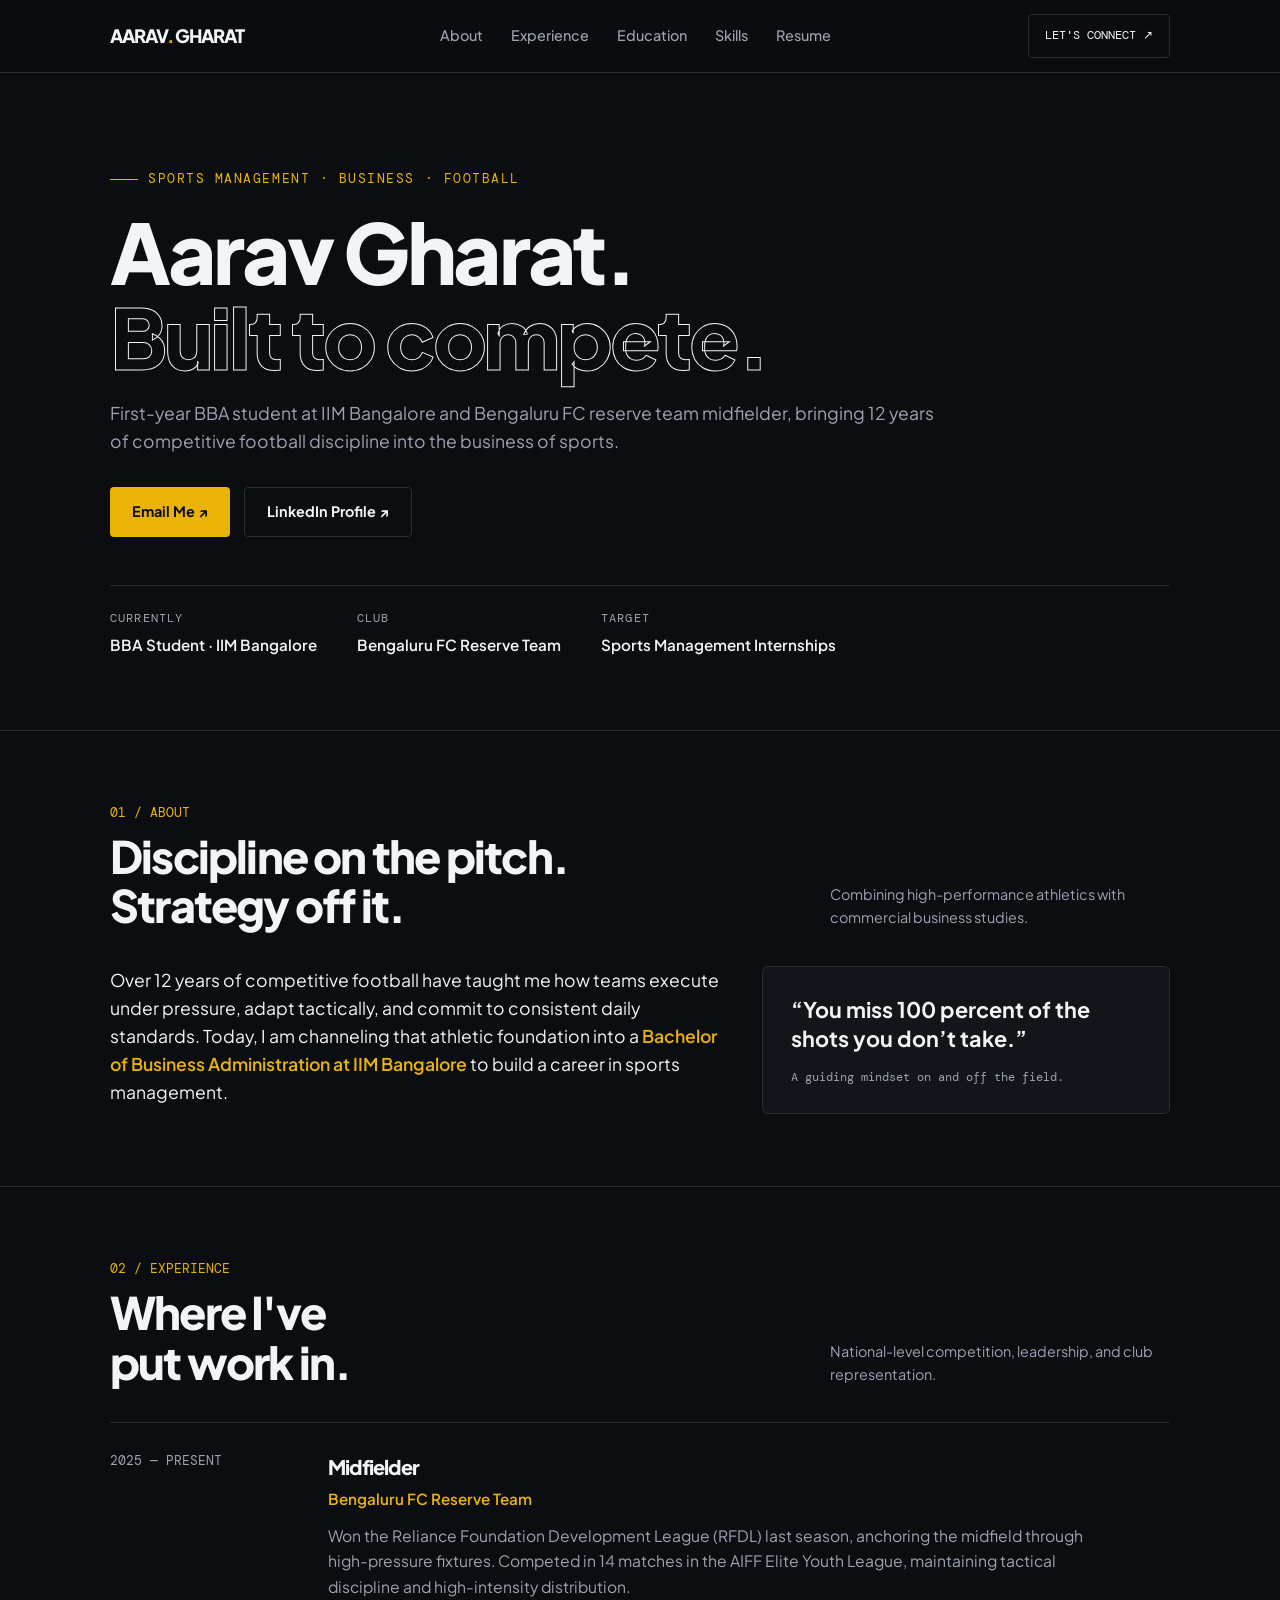
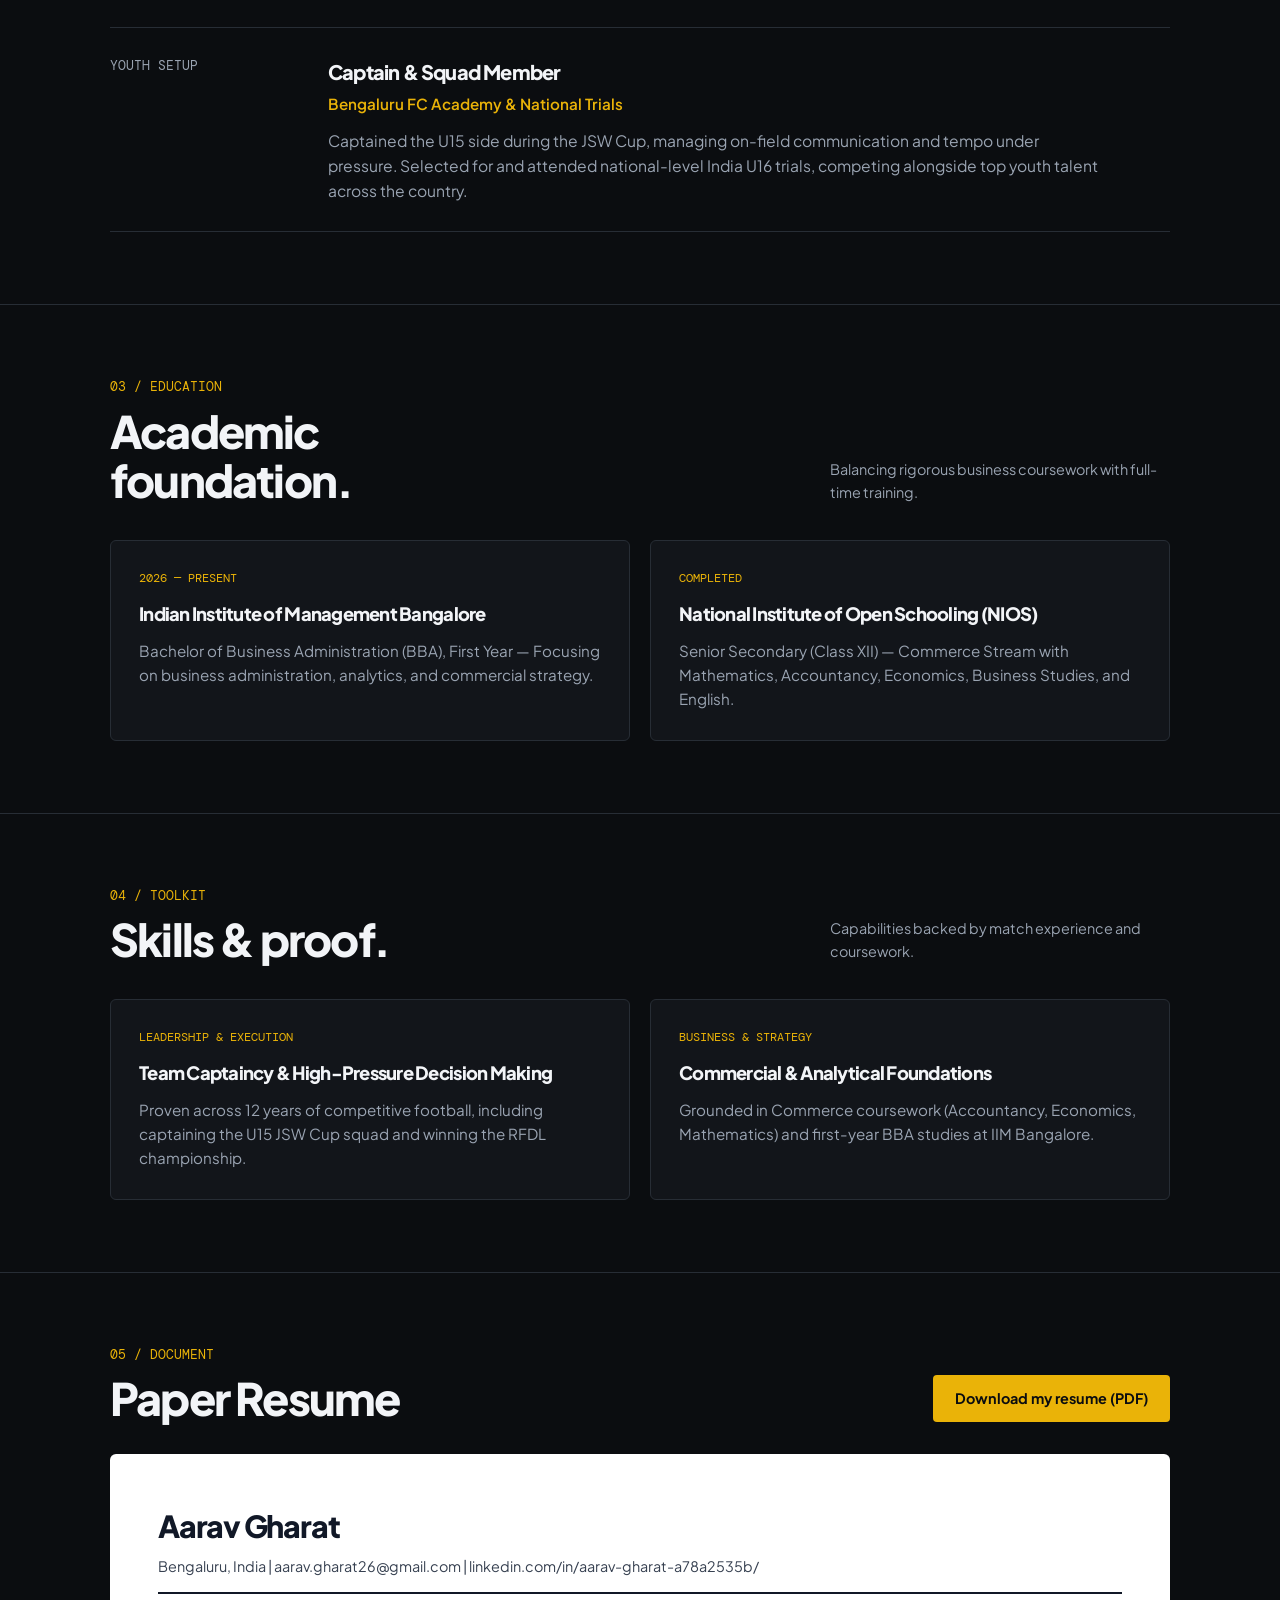
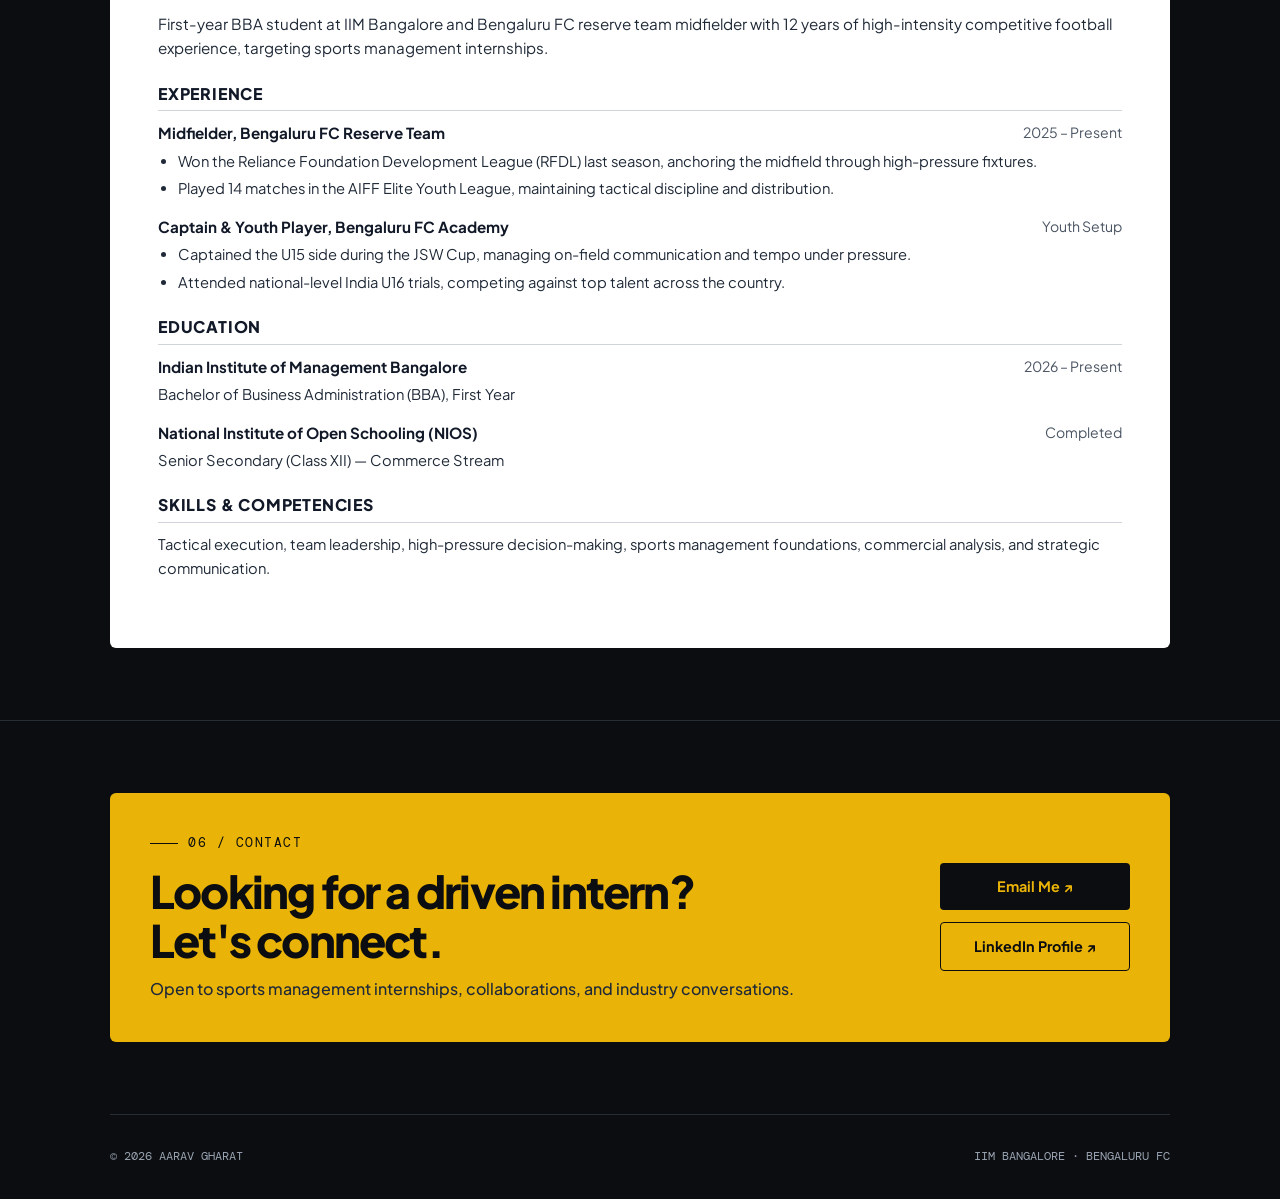
<file: index.html>
<!DOCTYPE html>
<html lang="en">
<head>
    <meta charset="UTF-8">
    <meta name="viewport" content="width=device-width, initial-scale=1.0">
    <meta name="description" content="Aarav Gharat — BBA student at IIM Bangalore and Bengaluru FC reserve team midfielder.">
    <title>Aarav Gharat — Portfolio & Resume</title>
    <link rel="preconnect" href="https://fonts.googleapis.com">
    <link rel="preconnect" href="https://fonts.gstatic.com" crossorigin>
    <link href="https://fonts.googleapis.com/css2?family=DM+Mono:wght@400;500&family=Plus+Jakarta+Sans:wght@400;500;600;700;800&display=swap" rel="stylesheet">
    <link rel="stylesheet" href="style.css">
</head>
<body>

    <!-- Navigation Bar -->
    <nav class="site-nav">
        <div class="wrap nav-inner">
            <a class="brand" href="#hero">AARAV<span>.</span>GHARAT</a>
            <div class="nav-links">
                <a href="#about" class="nav-link">About</a>
                <a href="#experience" class="nav-link">Experience</a>
                <a href="#education" class="nav-link">Education</a>
                <a href="#skills" class="nav-link">Skills</a>
                <a href="#resume" class="nav-link">Resume</a>
            </div>
            <a class="nav-cta" href="mailto:aarav.gharat26@gmail.com?subject=Sports%20Management%20Internship%20Opportunity">LET'S CONNECT ↗</a>
        </div>
    </nav>

    <main>
        <!-- Hero Section -->
        <header id="hero" class="hero wrap">
            <div class="kicker">Sports Management · Business · Football</div>
            <h1>Aarav Gharat.<br><span class="outline">Built to compete.</span></h1>
            <p class="hero-copy">
                First-year BBA student at IIM Bangalore and Bengaluru FC reserve team midfielder, bringing 12 years of competitive football discipline into the business of sports.
            </p>
            <div class="hero-actions">
                <a class="btn btn-primary" href="mailto:aarav.gharat26@gmail.com?subject=Sports%20Management%20Internship%20Opportunity">Email Me ↗</a>
                <a class="btn btn-secondary" href="https://www.linkedin.com/in/aarav-gharat-a78a2535b/" target="_blank" rel="noopener noreferrer">LinkedIn Profile ↗</a>
            </div>
            <div class="hero-meta">
                <div class="meta-item">
                    <small>Currently</small>
                    <strong>BBA Student · IIM Bangalore</strong>
                </div>
                <div class="meta-item">
                    <small>Club</small>
                    <strong>Bengaluru FC Reserve Team</strong>
                </div>
                <div class="meta-item">
                    <small>Target</small>
                    <strong>Sports Management Internships</strong>
                </div>
            </div>
        </header>

        <!-- About Section -->
        <section id="about" class="section">
            <div class="wrap">
                <div class="section-head">
                    <div>
                        <div class="section-num">01 / ABOUT</div>
                        <h2>Discipline on the pitch.<br>Strategy off it.</h2>
                    </div>
                    <p class="section-note">Combining high-performance athletics with commercial business studies.</p>
                </div>
                <div class="about-grid">
                    <div class="about-text">
                        Over 12 years of competitive football have taught me how teams execute under pressure, adapt tactically, and commit to consistent daily standards. Today, I am channeling that athletic foundation into a <strong>Bachelor of Business Administration at IIM Bangalore</strong> to build a career in sports management.
                    </div>
                    <blockquote class="quote">
                        “You miss 100 percent of the shots you don’t take.”
                        <small>A guiding mindset on and off the field.</small>
                    </blockquote>
                </div>
            </div>
        </section>

        <!-- Experience Section -->
        <section id="experience" class="section">
            <div class="wrap">
                <div class="section-head">
                    <div>
                        <div class="section-num">02 / EXPERIENCE</div>
                        <h2>Where I've<br>put work in.</h2>
                    </div>
                    <p class="section-note">National-level competition, leadership, and club representation.</p>
                </div>
                <div class="timeline">
                    <div class="role">
                        <div class="date">2025 — PRESENT</div>
                        <div>
                            <h3>Midfielder</h3>
                            <div class="company">Bengaluru FC Reserve Team</div>
                            <p>Won the Reliance Foundation Development League (RFDL) last season, anchoring the midfield through high-pressure fixtures. Competed in 14 matches in the AIFF Elite Youth League, maintaining tactical discipline and high-intensity distribution.</p>
                        </div>
                    </div>
                    <div class="role">
                        <div class="date">YOUTH SETUP</div>
                        <div>
                            <h3>Captain &amp; Squad Member</h3>
                            <div class="company">Bengaluru FC Academy &amp; National Trials</div>
                            <p>Captained the U15 side during the JSW Cup, managing on-field communication and tempo under pressure. Selected for and attended national-level India U16 trials, competing alongside top youth talent across the country.</p>
                        </div>
                    </div>
                </div>
            </div>
        </section>

        <!-- Education Section -->
        <section id="education" class="section">
            <div class="wrap">
                <div class="section-head">
                    <div>
                        <div class="section-num">03 / EDUCATION</div>
                        <h2>Academic<br>foundation.</h2>
                    </div>
                    <p class="section-note">Balancing rigorous business coursework with full-time training.</p>
                </div>
                <div class="edu-grid">
                    <article class="card">
                        <div class="card-meta">2026 — PRESENT</div>
                        <h3>Indian Institute of Management Bangalore</h3>
                        <p>Bachelor of Business Administration (BBA), First Year — Focusing on business administration, analytics, and commercial strategy.</p>
                    </article>
                    <article class="card">
                        <div class="card-meta">COMPLETED</div>
                        <h3>National Institute of Open Schooling (NIOS)</h3>
                        <p>Senior Secondary (Class XII) — Commerce Stream with Mathematics, Accountancy, Economics, Business Studies, and English.</p>
                    </article>
                </div>
            </div>
        </section>

        <!-- Skills Section -->
        <section id="skills" class="section">
            <div class="wrap">
                <div class="section-head">
                    <div>
                        <div class="section-num">04 / TOOLKIT</div>
                        <h2>Skills &amp; proof.</h2>
                    </div>
                    <p class="section-note">Capabilities backed by match experience and coursework.</p>
                </div>
                <div class="cards-grid">
                    <article class="card">
                        <div class="card-meta">LEADERSHIP &amp; EXECUTION</div>
                        <h3>Team Captaincy &amp; High-Pressure Decision Making</h3>
                        <p>Proven across 12 years of competitive football, including captaining the U15 JSW Cup squad and winning the RFDL championship.</p>
                    </article>
                    <article class="card">
                        <div class="card-meta">BUSINESS &amp; STRATEGY</div>
                        <h3>Commercial &amp; Analytical Foundations</h3>
                        <p>Grounded in Commerce coursework (Accountancy, Economics, Mathematics) and first-year BBA studies at IIM Bangalore.</p>
                    </article>
                </div>
            </div>
        </section>

        <!-- Paper Resume Section -->
        <section id="resume" class="section">
            <div class="wrap">
                <div class="resume-download-bar">
                    <div>
                        <div class="section-num">05 / DOCUMENT</div>
                        <h2>Paper Resume</h2>
                    </div>
                    <a href="resume.pdf" download class="btn btn-primary">Download my resume (PDF)</a>
                </div>

                <div class="paper-resume">
                    <div class="resume-header">
                        <h1>Aarav Gharat</h1>
                        <p class="resume-contact-info">
                            Bengaluru, India | aarav.gharat26@gmail.com | linkedin.com/in/aarav-gharat-a78a2535b/
                        </p>
                    </div>

                    <div class="resume-summary">
                        <p>First-year BBA student at IIM Bangalore and Bengaluru FC reserve team midfielder with 12 years of high-intensity competitive football experience, targeting sports management internships.</p>
                    </div>

                    <div class="resume-block">
                        <h3>Experience</h3>
                        <div class="resume-item">
                            <div class="resume-item-title">
                                <strong>Midfielder, Bengaluru FC Reserve Team</strong>
                                <span>2025 – Present</span>
                            </div>
                            <ul>
                                <li>Won the Reliance Foundation Development League (RFDL) last season, anchoring the midfield through high-pressure fixtures.</li>
                                <li>Played 14 matches in the AIFF Elite Youth League, maintaining tactical discipline and distribution.</li>
                            </ul>
                        </div>
                        <div class="resume-item">
                            <div class="resume-item-title">
                                <strong>Captain &amp; Youth Player, Bengaluru FC Academy</strong>
                                <span>Youth Setup</span>
                            </div>
                            <ul>
                                <li>Captained the U15 side during the JSW Cup, managing on-field communication and tempo under pressure.</li>
                                <li>Attended national-level India U16 trials, competing against top talent across the country.</li>
                            </ul>
                        </div>
                    </div>

                    <div class="resume-block">
                        <h3>Education</h3>
                        <div class="resume-item">
                            <div class="resume-item-title">
                                <strong>Indian Institute of Management Bangalore</strong>
                                <span>2026 – Present</span>
                            </div>
                            <p>Bachelor of Business Administration (BBA), First Year</p>
                        </div>
                        <div class="resume-item">
                            <div class="resume-item-title">
                                <strong>National Institute of Open Schooling (NIOS)</strong>
                                <span>Completed</span>
                            </div>
                            <p>Senior Secondary (Class XII) — Commerce Stream</p>
                        </div>
                    </div>

                    <div class="resume-block">
                        <h3>Skills &amp; Competencies</h3>
                        <p>Tactical execution, team leadership, high-pressure decision-making, sports management foundations, commercial analysis, and strategic communication.</p>
                    </div>
                </div>
            </div>
        </section>

        <!-- Contact Section -->
        <section id="contact" class="section">
            <div class="wrap">
                <div class="contact-banner">
                    <div>
                        <div class="kicker kicker-dark">06 / CONTACT</div>
                        <h2>Looking for a driven intern?<br>Let's connect.</h2>
                        <p>Open to sports management internships, collaborations, and industry conversations.</p>
                    </div>
                    <div class="contact-links">
                        <a href="mailto:aarav.gharat26@gmail.com?subject=Sports%20Management%20Internship%20Opportunity" class="btn btn-dark">Email Me ↗</a>
                        <a href="https://www.linkedin.com/in/aarav-gharat-a78a2535b/" target="_blank" rel="noopener noreferrer" class="btn btn-dark-outline">LinkedIn Profile ↗</a>
                    </div>
                </div>
            </div>
        </section>
    </main>

    <!-- Footer -->
    <footer class="site-footer wrap">
        <span>&copy; 2026 AARAV GHARAT</span>
        <span>IIM BANGALORE · BENGALURU FC</span>
    </footer>

</body>
</html>
</file>
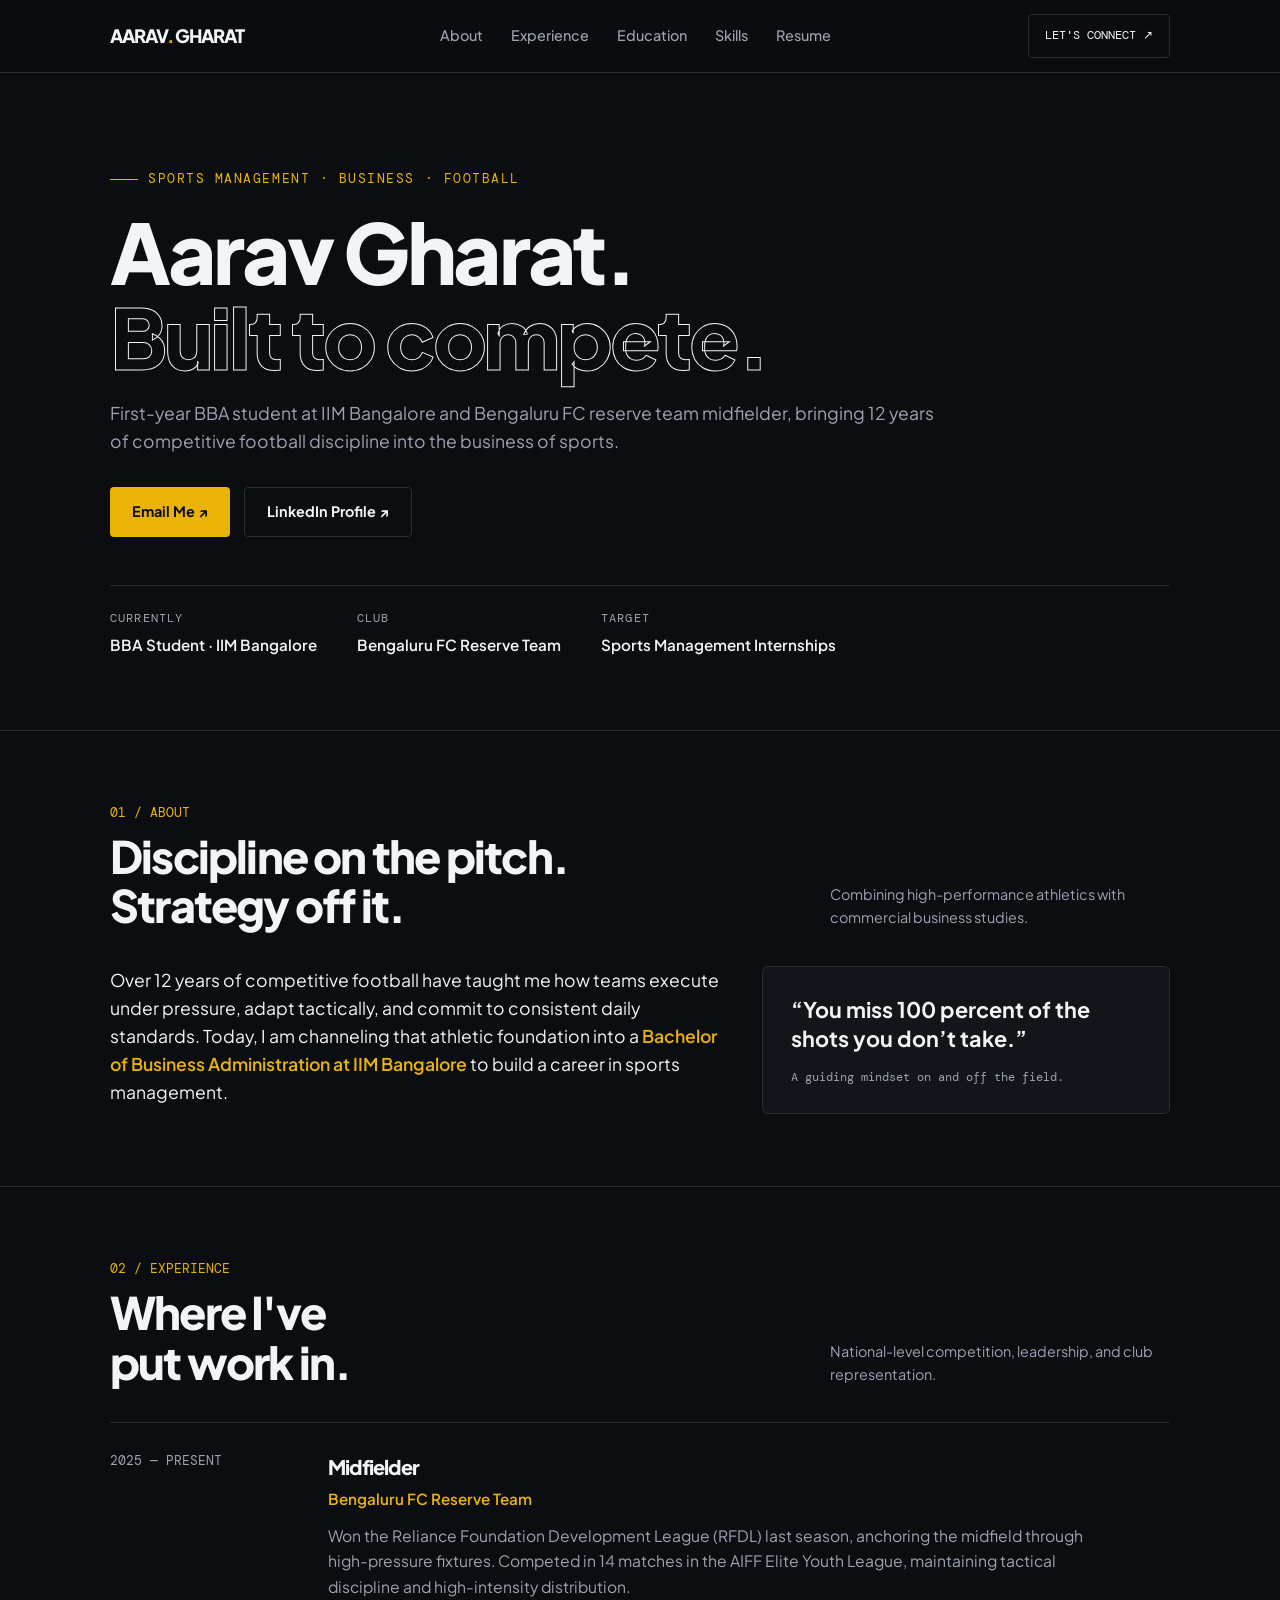
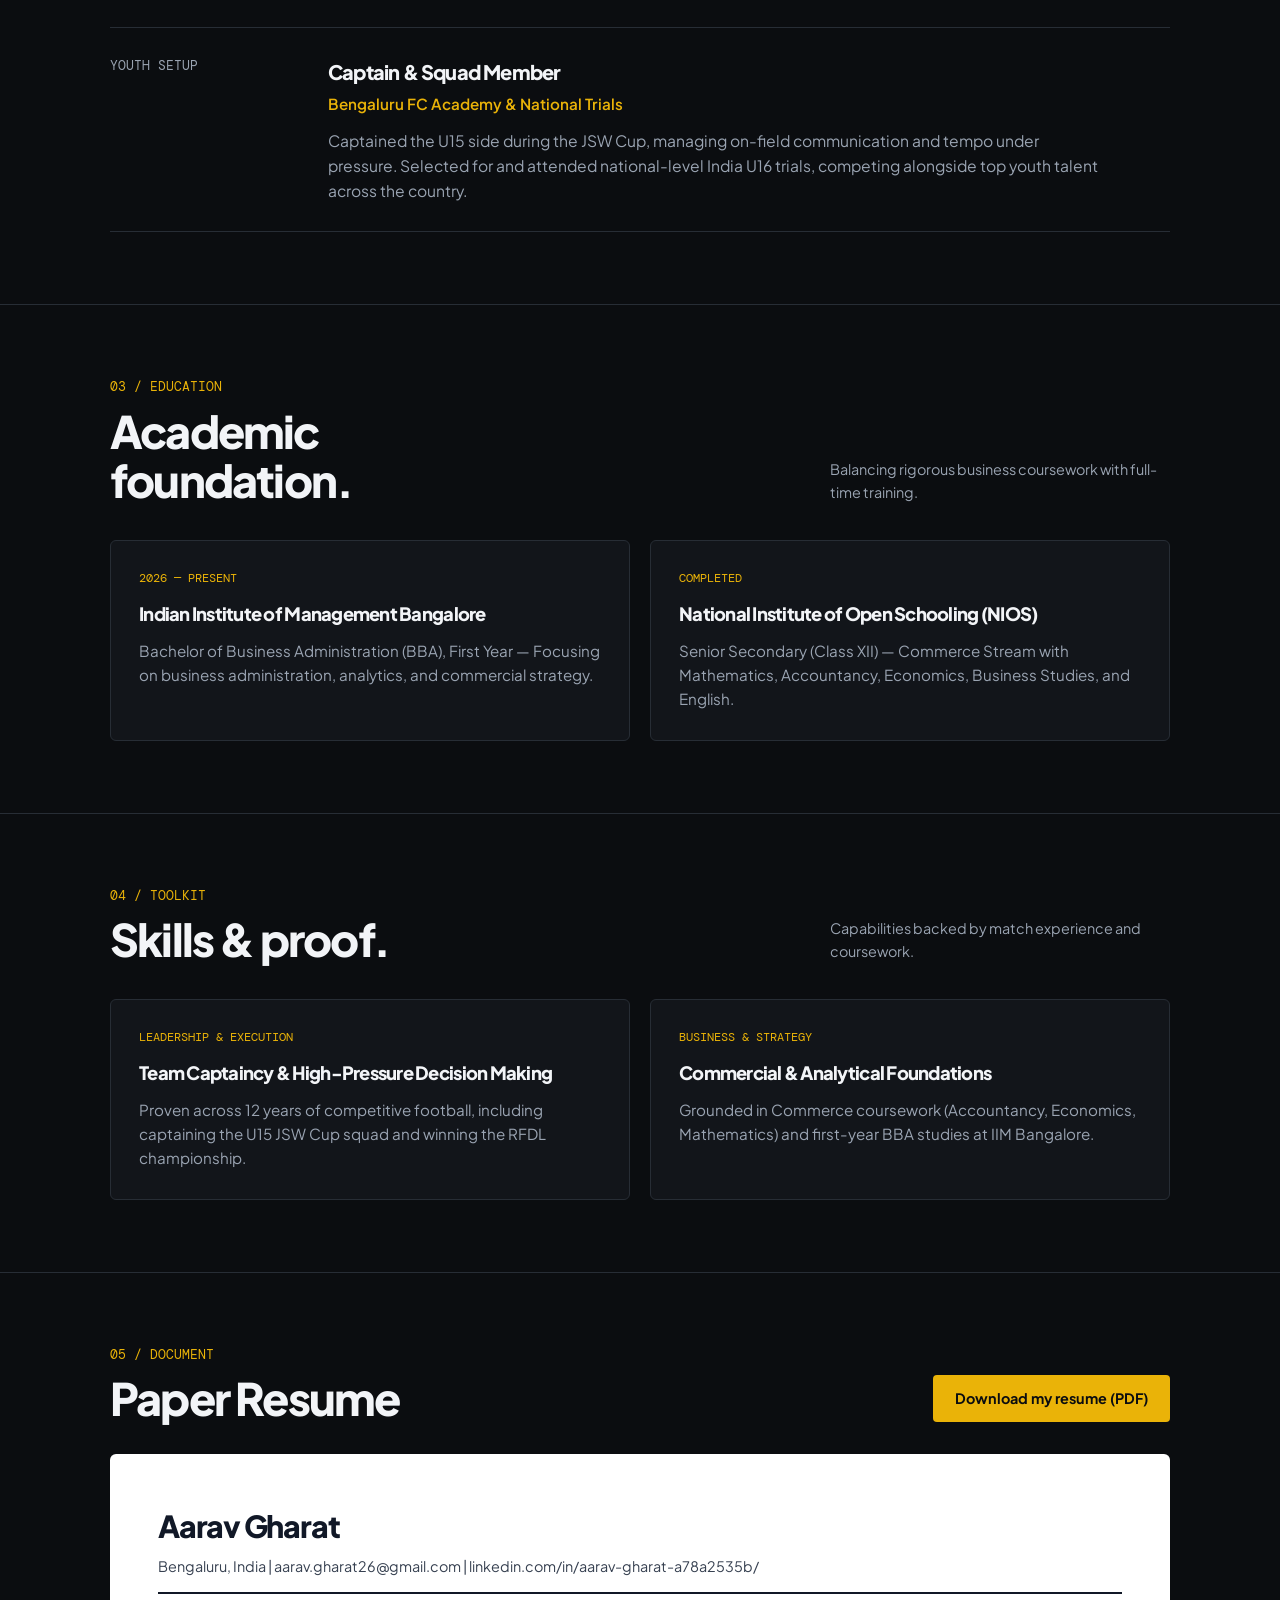
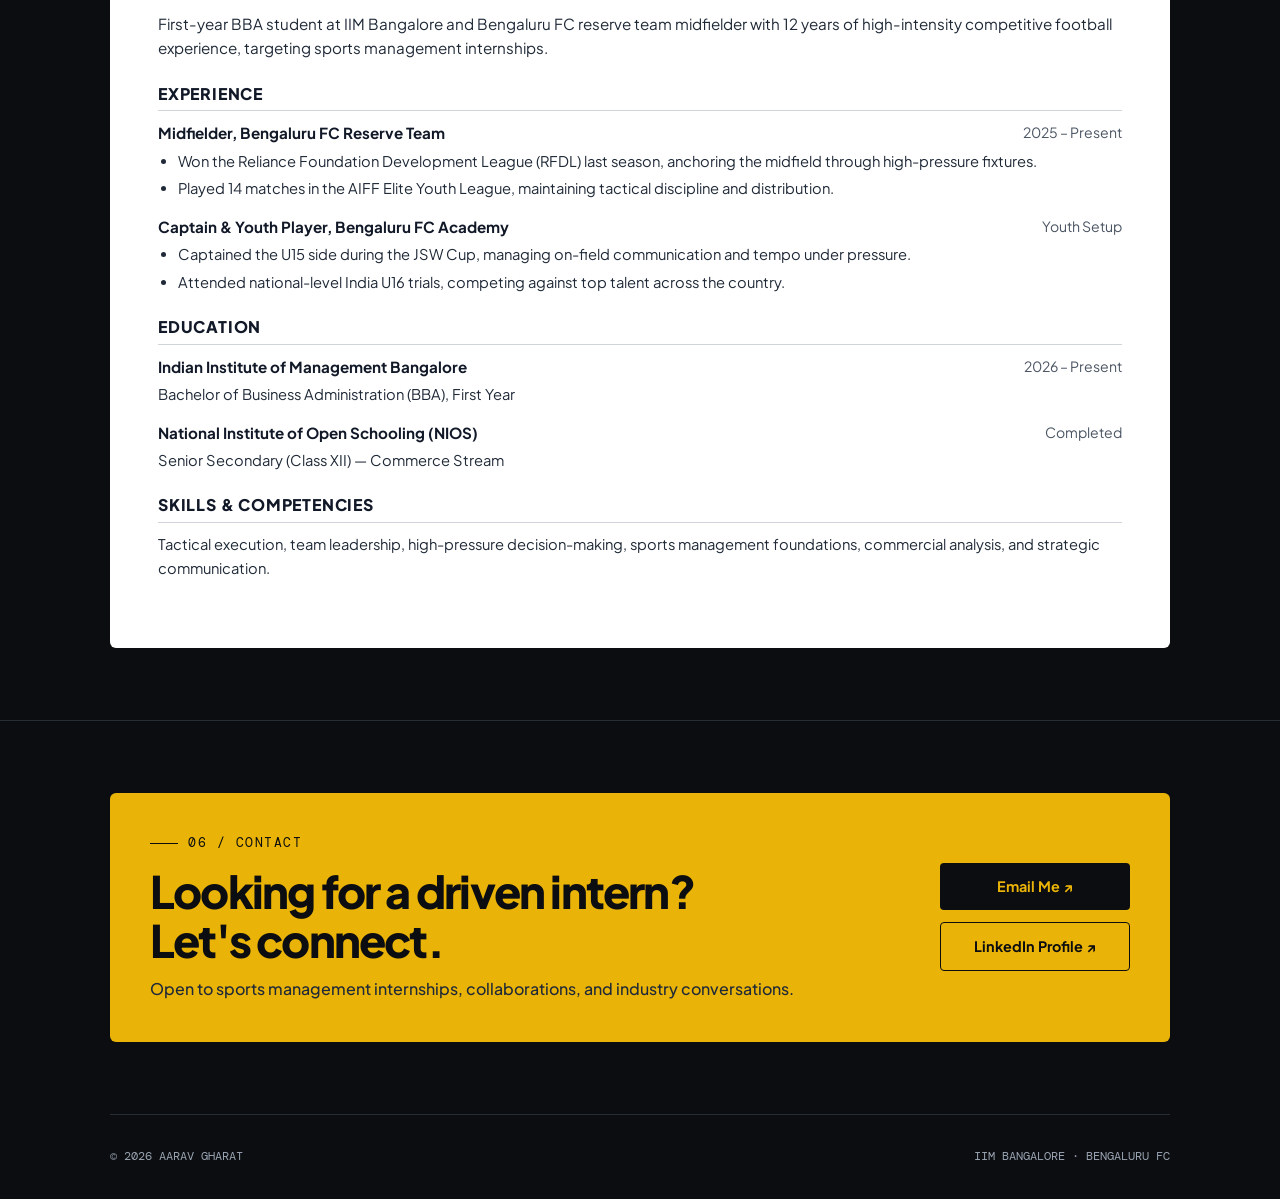
<file: index.html.html>
<!DOCTYPE html>
<html lang="en">
<head>
    <meta charset="UTF-8">
    <meta name="viewport" content="width=device-width, initial-scale=1.0">
    <meta name="description" content="Aarav Gharat — BBA student at IIM Bangalore and Bengaluru FC reserve team midfielder.">
    <title>Aarav Gharat — Portfolio & Resume</title>
    <link rel="preconnect" href="https://fonts.googleapis.com">
    <link rel="preconnect" href="https://fonts.gstatic.com" crossorigin>
    <link href="https://fonts.googleapis.com/css2?family=DM+Mono:wght@400;500&family=Plus+Jakarta+Sans:wght@400;500;600;700;800&display=swap" rel="stylesheet">
    <link rel="stylesheet" href="style.css">
</head>
<body>

    <!-- Navigation Bar -->
    <nav class="site-nav">
        <div class="wrap nav-inner">
            <a class="brand" href="#hero">AARAV<span>.</span>GHARAT</a>
            <div class="nav-links">
                <a href="#about" class="nav-link">About</a>
                <a href="#experience" class="nav-link">Experience</a>
                <a href="#education" class="nav-link">Education</a>
                <a href="#skills" class="nav-link">Skills</a>
                <a href="#resume" class="nav-link">Resume</a>
            </div>
            <a class="nav-cta" href="mailto:aarav.gharat26@gmail.com?subject=Sports%20Management%20Internship%20Opportunity">LET'S CONNECT ↗</a>
        </div>
    </nav>

    <main>
        <!-- Hero Section -->
        <header id="hero" class="hero wrap">
            <div class="kicker">Sports Management · Business · Football</div>
            <h1>Aarav Gharat.<br><span class="outline">Built to compete.</span></h1>
            <p class="hero-copy">
                First-year BBA student at IIM Bangalore and Bengaluru FC reserve team midfielder, bringing 12 years of competitive football discipline into the business of sports.
            </p>
            <div class="hero-actions">
                <a class="btn btn-primary" href="mailto:aarav.gharat26@gmail.com?subject=Sports%20Management%20Internship%20Opportunity">Email Me ↗</a>
                <a class="btn btn-secondary" href="https://www.linkedin.com/in/aarav-gharat-a78a2535b/" target="_blank" rel="noopener noreferrer">LinkedIn Profile ↗</a>
            </div>
            <div class="hero-meta">
                <div class="meta-item">
                    <small>Currently</small>
                    <strong>BBA Student · IIM Bangalore</strong>
                </div>
                <div class="meta-item">
                    <small>Club</small>
                    <strong>Bengaluru FC Reserve Team</strong>
                </div>
                <div class="meta-item">
                    <small>Target</small>
                    <strong>Sports Management Internships</strong>
                </div>
            </div>
        </header>

        <!-- About Section -->
        <section id="about" class="section">
            <div class="wrap">
                <div class="section-head">
                    <div>
                        <div class="section-num">01 / ABOUT</div>
                        <h2>Discipline on the pitch.<br>Strategy off it.</h2>
                    </div>
                    <p class="section-note">Combining high-performance athletics with commercial business studies.</p>
                </div>
                <div class="about-grid">
                    <div class="about-text">
                        Over 12 years of competitive football have taught me how teams execute under pressure, adapt tactically, and commit to consistent daily standards. Today, I am channeling that athletic foundation into a <strong>Bachelor of Business Administration at IIM Bangalore</strong> to build a career in sports management.
                    </div>
                    <blockquote class="quote">
                        “You miss 100 percent of the shots you don’t take.”
                        <small>A guiding mindset on and off the field.</small>
                    </blockquote>
                </div>
            </div>
        </section>

        <!-- Experience Section -->
        <section id="experience" class="section">
            <div class="wrap">
                <div class="section-head">
                    <div>
                        <div class="section-num">02 / EXPERIENCE</div>
                        <h2>Where I've<br>put work in.</h2>
                    </div>
                    <p class="section-note">National-level competition, leadership, and club representation.</p>
                </div>
                <div class="timeline">
                    <div class="role">
                        <div class="date">2025 — PRESENT</div>
                        <div>
                            <h3>Midfielder</h3>
                            <div class="company">Bengaluru FC Reserve Team</div>
                            <p>Won the Reliance Foundation Development League (RFDL) last season, anchoring the midfield through high-pressure fixtures. Competed in 14 matches in the AIFF Elite Youth League, maintaining tactical discipline and high-intensity distribution.</p>
                        </div>
                    </div>
                    <div class="role">
                        <div class="date">YOUTH SETUP</div>
                        <div>
                            <h3>Captain &amp; Squad Member</h3>
                            <div class="company">Bengaluru FC Academy &amp; National Trials</div>
                            <p>Captained the U15 side during the JSW Cup, managing on-field communication and tempo under pressure. Selected for and attended national-level India U16 trials, competing alongside top youth talent across the country.</p>
                        </div>
                    </div>
                </div>
            </div>
        </section>

        <!-- Education Section -->
        <section id="education" class="section">
            <div class="wrap">
                <div class="section-head">
                    <div>
                        <div class="section-num">03 / EDUCATION</div>
                        <h2>Academic<br>foundation.</h2>
                    </div>
                    <p class="section-note">Balancing rigorous business coursework with full-time training.</p>
                </div>
                <div class="edu-grid">
                    <article class="card">
                        <div class="card-meta">2026 — PRESENT</div>
                        <h3>Indian Institute of Management Bangalore</h3>
                        <p>Bachelor of Business Administration (BBA), First Year — Focusing on business administration, analytics, and commercial strategy.</p>
                    </article>
                    <article class="card">
                        <div class="card-meta">COMPLETED</div>
                        <h3>National Institute of Open Schooling (NIOS)</h3>
                        <p>Senior Secondary (Class XII) — Commerce Stream with Mathematics, Accountancy, Economics, Business Studies, and English.</p>
                    </article>
                </div>
            </div>
        </section>

        <!-- Skills Section -->
        <section id="skills" class="section">
            <div class="wrap">
                <div class="section-head">
                    <div>
                        <div class="section-num">04 / TOOLKIT</div>
                        <h2>Skills &amp; proof.</h2>
                    </div>
                    <p class="section-note">Capabilities backed by match experience and coursework.</p>
                </div>
                <div class="cards-grid">
                    <article class="card">
                        <div class="card-meta">LEADERSHIP &amp; EXECUTION</div>
                        <h3>Team Captaincy &amp; High-Pressure Decision Making</h3>
                        <p>Proven across 12 years of competitive football, including captaining the U15 JSW Cup squad and winning the RFDL championship.</p>
                    </article>
                    <article class="card">
                        <div class="card-meta">BUSINESS &amp; STRATEGY</div>
                        <h3>Commercial &amp; Analytical Foundations</h3>
                        <p>Grounded in Commerce coursework (Accountancy, Economics, Mathematics) and first-year BBA studies at IIM Bangalore.</p>
                    </article>
                </div>
            </div>
        </section>

        <!-- Paper Resume Section -->
        <section id="resume" class="section">
            <div class="wrap">
                <div class="resume-download-bar">
                    <div>
                        <div class="section-num">05 / DOCUMENT</div>
                        <h2>Paper Resume</h2>
                    </div>
                    <a href="resume.pdf" download class="btn btn-primary">Download my resume (PDF)</a>
                </div>

                <div class="paper-resume">
                    <div class="resume-header">
                        <h1>Aarav Gharat</h1>
                        <p class="resume-contact-info">
                            Bengaluru, India | aarav.gharat26@gmail.com | linkedin.com/in/aarav-gharat-a78a2535b/
                        </p>
                    </div>

                    <div class="resume-summary">
                        <p>First-year BBA student at IIM Bangalore and Bengaluru FC reserve team midfielder with 12 years of high-intensity competitive football experience, targeting sports management internships.</p>
                    </div>

                    <div class="resume-block">
                        <h3>Experience</h3>
                        <div class="resume-item">
                            <div class="resume-item-title">
                                <strong>Midfielder, Bengaluru FC Reserve Team</strong>
                                <span>2025 – Present</span>
                            </div>
                            <ul>
                                <li>Won the Reliance Foundation Development League (RFDL) last season, anchoring the midfield through high-pressure fixtures.</li>
                                <li>Played 14 matches in the AIFF Elite Youth League, maintaining tactical discipline and distribution.</li>
                            </ul>
                        </div>
                        <div class="resume-item">
                            <div class="resume-item-title">
                                <strong>Captain &amp; Youth Player, Bengaluru FC Academy</strong>
                                <span>Youth Setup</span>
                            </div>
                            <ul>
                                <li>Captained the U15 side during the JSW Cup, managing on-field communication and tempo under pressure.</li>
                                <li>Attended national-level India U16 trials, competing against top talent across the country.</li>
                            </ul>
                        </div>
                    </div>

                    <div class="resume-block">
                        <h3>Education</h3>
                        <div class="resume-item">
                            <div class="resume-item-title">
                                <strong>Indian Institute of Management Bangalore</strong>
                                <span>2026 – Present</span>
                            </div>
                            <p>Bachelor of Business Administration (BBA), First Year</p>
                        </div>
                        <div class="resume-item">
                            <div class="resume-item-title">
                                <strong>National Institute of Open Schooling (NIOS)</strong>
                                <span>Completed</span>
                            </div>
                            <p>Senior Secondary (Class XII) — Commerce Stream</p>
                        </div>
                    </div>

                    <div class="resume-block">
                        <h3>Skills &amp; Competencies</h3>
                        <p>Tactical execution, team leadership, high-pressure decision-making, sports management foundations, commercial analysis, and strategic communication.</p>
                    </div>
                </div>
            </div>
        </section>

        <!-- Contact Section -->
        <section id="contact" class="section">
            <div class="wrap">
                <div class="contact-banner">
                    <div>
                        <div class="kicker kicker-dark">06 / CONTACT</div>
                        <h2>Looking for a driven intern?<br>Let's connect.</h2>
                        <p>Open to sports management internships, collaborations, and industry conversations.</p>
                    </div>
                    <div class="contact-links">
                        <a href="mailto:aarav.gharat26@gmail.com?subject=Sports%20Management%20Internship%20Opportunity" class="btn btn-dark">Email Me ↗</a>
                        <a href="https://www.linkedin.com/in/aarav-gharat-a78a2535b/" target="_blank" rel="noopener noreferrer" class="btn btn-dark-outline">LinkedIn Profile ↗</a>
                    </div>
                </div>
            </div>
        </section>
    </main>

    <!-- Footer -->
    <footer class="site-footer wrap">
        <span>&copy; 2026 AARAV GHARAT</span>
        <span>IIM BANGALORE · BENGALURU FC</span>
    </footer>

</body>
</html>
</file>
<file: style.css>
/* ================= Root Variables ================= */
:root {
    --bg: #0b0d10;
    --panel: #12151a;
    --line: #272d35;
    --text: #f2f4f7;
    --muted: #9aa4b2;
    --accent: #eab308;
    --accent-hover: #facc15;
    --font-sans: 'Plus Jakarta Sans', system-ui, sans-serif;
    --font-mono: 'DM Mono', monospace;
    --max: 1060px;
}

/* ================= Element & Base Styles ================= */
* {
    box-sizing: border-box;
    margin: 0;
    padding: 0;
}

html {
    scroll-behavior: smooth;
}

body {
    background-color: var(--bg);
    color: var(--text);
    font-family: var(--font-sans);
    line-height: 1.6;
}

a {
    color: inherit;
    text-decoration: none;
    transition: color 0.2s ease, background-color 0.2s ease, border-color 0.2s ease;
}

h1, h2, h3 {
    font-weight: 800;
    letter-spacing: -0.04em;
}

.wrap {
    width: min(var(--max), calc(100% - 40px));
    margin: 0 auto;
}

/* ================= Navigation Bar ================= */
.site-nav {
    position: sticky;
    top: 0;
    z-index: 10;
    background-color: rgba(11, 13, 16, 0.92);
    backdrop-filter: blur(12px);
    border-bottom: 1px solid var(--line);
}

.nav-inner {
    height: 72px;
    display: flex;
    align-items: center;
    justify-content: space-between;
}

.brand {
    font-weight: 800;
    letter-spacing: -0.05em;
    font-size: 1.15rem;
}

.brand span {
    color: var(--accent);
}

.nav-links {
    display: flex;
    gap: 28px;
    color: var(--muted);
    font-size: 0.9rem;
    font-weight: 500;
}

.nav-link:hover {
    color: var(--accent);
}

.nav-cta {
    border: 1px solid var(--line);
    padding: 10px 16px;
    border-radius: 4px;
    font-family: var(--font-mono);
    font-size: 0.78rem;
    min-height: 44px;
    display: inline-flex;
    align-items: center;
}

.nav-cta:hover {
    border-color: var(--accent);
    color: var(--accent);
}

/* ================= Hero Section ================= */
.hero {
    padding: 96px 0 72px;
}

.kicker {
    font-family: var(--font-mono);
    font-size: 0.8rem;
    letter-spacing: 0.12em;
    text-transform: uppercase;
    color: var(--accent);
    display: flex;
    align-items: center;
    gap: 10px;
}

.kicker::before {
    content: "";
    height: 1px;
    width: 28px;
    background-color: var(--accent);
}

.hero h1 {
    font-size: clamp(2.8rem, 7vw, 5.2rem);
    line-height: 1.02;
    margin: 20px 0;
    max-width: 820px;
}

.hero h1 .outline {
    color: transparent;
    -webkit-text-stroke: 1px var(--text);
}

.hero-copy {
    max-width: 65ch;
    color: var(--muted);
    font-size: 1.1rem;
}

.hero-actions {
    display: flex;
    gap: 14px;
    margin: 32px 0 48px;
    flex-wrap: wrap;
}

.btn {
    padding: 12px 22px;
    border-radius: 4px;
    font-weight: 700;
    font-size: 0.9rem;
    min-height: 44px;
    display: inline-flex;
    align-items: center;
    justify-content: center;
}

.btn-primary {
    background-color: var(--accent);
    color: #0b0d10;
}

.btn-primary:hover {
    background-color: var(--accent-hover);
}

.btn-secondary {
    border: 1px solid var(--line);
    color: var(--text);
}

.btn-secondary:hover {
    border-color: var(--accent);
    color: var(--accent);
}

.hero-meta {
    display: flex;
    gap: 40px;
    flex-wrap: wrap;
    border-top: 1px solid var(--line);
    padding-top: 24px;
}

.meta-item small {
    display: block;
    color: var(--muted);
    font-family: var(--font-mono);
    font-size: 0.72rem;
    text-transform: uppercase;
    letter-spacing: 0.1em;
    margin-bottom: 4px;
}

.meta-item strong {
    font-size: 0.95rem;
    font-weight: 600;
}

/* ================= Sections, Timeline & Cards ================= */
.section {
    padding: 72px 0;
    border-top: 1px solid var(--line);
}

.section-head {
    display: flex;
    justify-content: space-between;
    align-items: flex-end;
    gap: 20px;
    margin-bottom: 36px;
}

.section-num {
    font-family: var(--font-mono);
    font-size: 0.8rem;
    color: var(--accent);
}

.section h2 {
    font-size: clamp(1.9rem, 4vw, 2.8rem);
    line-height: 1.1;
    margin-top: 8px;
}

.section-note {
    color: var(--muted);
    max-width: 340px;
    font-size: 0.9rem;
}

.about-grid {
    display: grid;
    grid-template-columns: 1.2fr 0.8fr;
    gap: 40px;
    align-items: start;
}

.about-text {
    font-size: 1.1rem;
    color: var(--text);
    max-width: 65ch;
}

.about-text strong {
    color: var(--accent);
    font-weight: 600;
}

.quote {
    padding: 28px;
    border: 1px solid var(--line);
    background-color: var(--panel);
    border-radius: 6px;
    font-size: 1.35rem;
    font-weight: 700;
    line-height: 1.35;
}

.quote small {
    display: block;
    margin-top: 16px;
    color: var(--muted);
    font-family: var(--font-mono);
    font-size: 0.75rem;
    font-weight: 400;
}

.timeline {
    border-top: 1px solid var(--line);
}

.role {
    display: grid;
    grid-template-columns: 190px 1fr;
    gap: 28px;
    padding: 28px 0;
    border-bottom: 1px solid var(--line);
}

.date {
    font-family: var(--font-mono);
    font-size: 0.8rem;
    color: var(--muted);
}

.role h3 {
    font-size: 1.25rem;
}

.company {
    color: var(--accent);
    font-size: 0.95rem;
    font-weight: 600;
    margin: 4px 0 12px;
}

.role p {
    color: var(--muted);
    font-size: 0.98rem;
    max-width: 70ch;
}

.edu-grid, .cards-grid {
    display: grid;
    grid-template-columns: repeat(2, 1fr);
    gap: 20px;
}

.card {
    padding: 28px;
    border: 1px solid var(--line);
    border-radius: 6px;
    background-color: var(--panel);
}

.card-meta {
    font-family: var(--font-mono);
    font-size: 0.78rem;
    color: var(--accent);
    margin-bottom: 10px;
}

.card h3 {
    font-size: 1.15rem;
    margin-bottom: 10px;
}

.card p {
    color: var(--muted);
    font-size: 0.95rem;
    max-width: 65ch;
}

/* ================= Paper Resume Section ================= */
.resume-download-bar {
    display: flex;
    justify-content: space-between;
    align-items: flex-end;
    margin-bottom: 32px;
    flex-wrap: wrap;
    gap: 16px;
}

.paper-resume {
    background-color: #ffffff;
    color: #111827;
    padding: 48px;
    border-radius: 6px;
}

.resume-header {
    border-bottom: 2px solid #111827;
    padding-bottom: 14px;
    margin-bottom: 18px;
}

.resume-header h1 {
    color: #111827;
    font-size: 1.9rem;
    margin-bottom: 4px;
}

.resume-contact-info {
    font-size: 0.9rem;
    color: #374151;
}

.resume-summary {
    margin-bottom: 20px;
    color: #1f2937;
    font-size: 0.95rem;
}

.resume-block {
    margin-bottom: 20px;
}

.resume-block h3 {
    font-size: 1rem;
    color: #111827;
    border-bottom: 1px solid #d1d5db;
    padding-bottom: 4px;
    margin-bottom: 10px;
    text-transform: uppercase;
    letter-spacing: 0.05em;
}

.resume-item {
    margin-bottom: 14px;
}

.resume-item-title {
    display: flex;
    justify-content: space-between;
    color: #111827;
    margin-bottom: 4px;
    font-size: 0.95rem;
}

.resume-item-title span {
    color: #4b5563;
    font-size: 0.88rem;
}

.resume-item ul {
    margin-left: 20px;
    color: #1f2937;
    font-size: 0.92rem;
}

.resume-item li {
    margin-bottom: 4px;
}

.resume-block p {
    color: #1f2937;
    font-size: 0.92rem;
}

/* ================= Contact Banner & Footer ================= */
.contact-banner {
    display: flex;
    align-items: center;
    justify-content: space-between;
    gap: 32px;
    padding: 40px;
    border-radius: 6px;
    background-color: var(--accent);
    color: #0b0d10;
}

.kicker-dark {
    color: #0b0d10;
}

.kicker-dark::before {
    background-color: #0b0d10;
}

.contact-banner h2 {
    font-size: clamp(1.8rem, 4vw, 2.8rem);
    margin: 12px 0;
    color: #0b0d10;
}

.contact-banner p {
    color: #1f2937;
    font-weight: 500;
}

.contact-links {
    display: flex;
    flex-direction: column;
    gap: 12px;
    min-width: 190px;
}

.btn-dark {
    background-color: #0b0d10;
    color: var(--accent);
}

.btn-dark:hover {
    background-color: #1f2937;
}

.btn-dark-outline {
    border: 1px solid #0b0d10;
    color: #0b0d10;
}

.btn-dark-outline:hover {
    background-color: rgba(11, 13, 16, 0.08);
}

.site-footer {
    padding: 32px 0;
    border-top: 1px solid var(--line);
    color: var(--muted);
    font-family: var(--font-mono);
    font-size: 0.78rem;
    display: flex;
    justify-content: space-between;
    gap: 16px;
}

/* ================= Responsive & Print Media Queries ================= */
@media (max-width: 700px) {
    .nav-links {
        display: none;
    }

    .hero {
        padding: 64px 0 48px;
    }

    .about-grid,
    .edu-grid,
    .cards-grid,
    .role {
        grid-template-columns: 1fr;
    }

    .section-head,
    .contact-banner,
    .resume-item-title,
    .site-footer {
        flex-direction: column;
        align-items: flex-start;
    }

    .paper-resume {
        padding: 20px;
    }
}

@media (prefers-reduced-motion: reduce) {
    html {
        scroll-behavior: auto;
    }

    a {
        transition: none;
    }
}

@media print {
    body {
        background: #ffffff !important;
        color: #000000 !important;
    }

    .site-nav,
    .hero,
    #about,
    #experience,
    #education,
    #skills,
    #contact,
    .site-footer,
    .resume-download-bar {
        display: none !important;
    }

    #resume {
        padding: 0 !important;
        margin: 0 !important;
        border: none !important;
    }

    .paper-resume {
        padding: 0 !important;
        width: 100% !important;
    }

    .resume-header h1,
    .resume-block h3,
    .resume-item-title,
    .resume-contact-info,
    .resume-summary,
    .resume-item ul,
    .resume-block p,
    .resume-item-title span {
        color: #000000 !important;
    }
}
</file>
